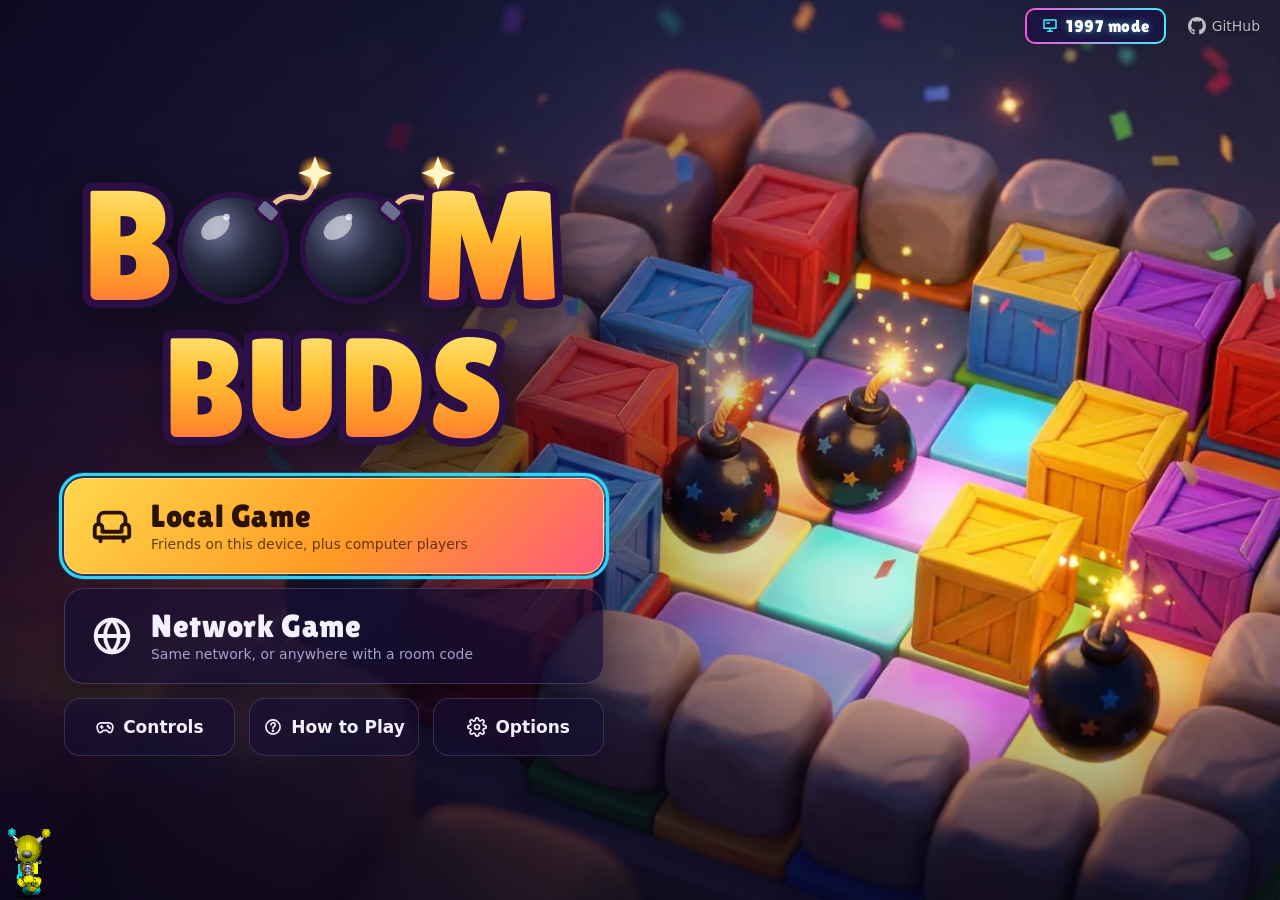
<file: index.html>
<!doctype html>
<html lang="en">
  <head>
    <meta charset="utf-8" />
    <meta name="viewport" content="width=device-width, initial-scale=1, viewport-fit=cover, user-scalable=no" />
    <meta name="theme-color" content="#140c2e" />
    <meta name="mobile-web-app-capable" content="yes" />
    <meta name="apple-mobile-web-app-capable" content="yes" />
    <meta name="apple-mobile-web-app-status-bar-style" content="black-translucent" />
    <title>Boom Buds</title>
    <link rel="icon" href="./favicon.png?v=56d1f28ea4" />
    <link rel="manifest" href="./manifest.webmanifest?v=58db99d86d" />
    <link rel="apple-touch-icon" href="./icons/icon-192.png?v=7ff9e307b3" />
    <style>html,body{overscroll-behavior:none;touch-action:none;-webkit-user-select:none;user-select:none;-webkit-touch-callout:none;-webkit-tap-highlight-color:transparent;background:#000;width:100%;height:100%;margin:0;padding:0;overflow:hidden}#game{width:100%;height:100%;image-rendering:pixelated;outline:none;display:block;position:fixed;inset:0}#boot{color:#ccc;pointer-events:none;justify-content:center;align-items:center;font:14px system-ui,sans-serif;display:flex;position:fixed;inset:0}</style>
    <script type="module" crossorigin src="./assets/index-D8vXBEKu.js"></script>
    <link rel="stylesheet" crossorigin href="./assets/index-DeiJlhxr.css">
    <meta name="boombuds-build" content="d99a0355e4d5" />
    <script async src="https://tidesight.erwinmayer.com/ts.js" data-site="boom-buds"></script>
</head>
  <body>
    <canvas id="game" tabindex="0"></canvas>
    <div id="boot"></div>
  </body>
</html>
</file>
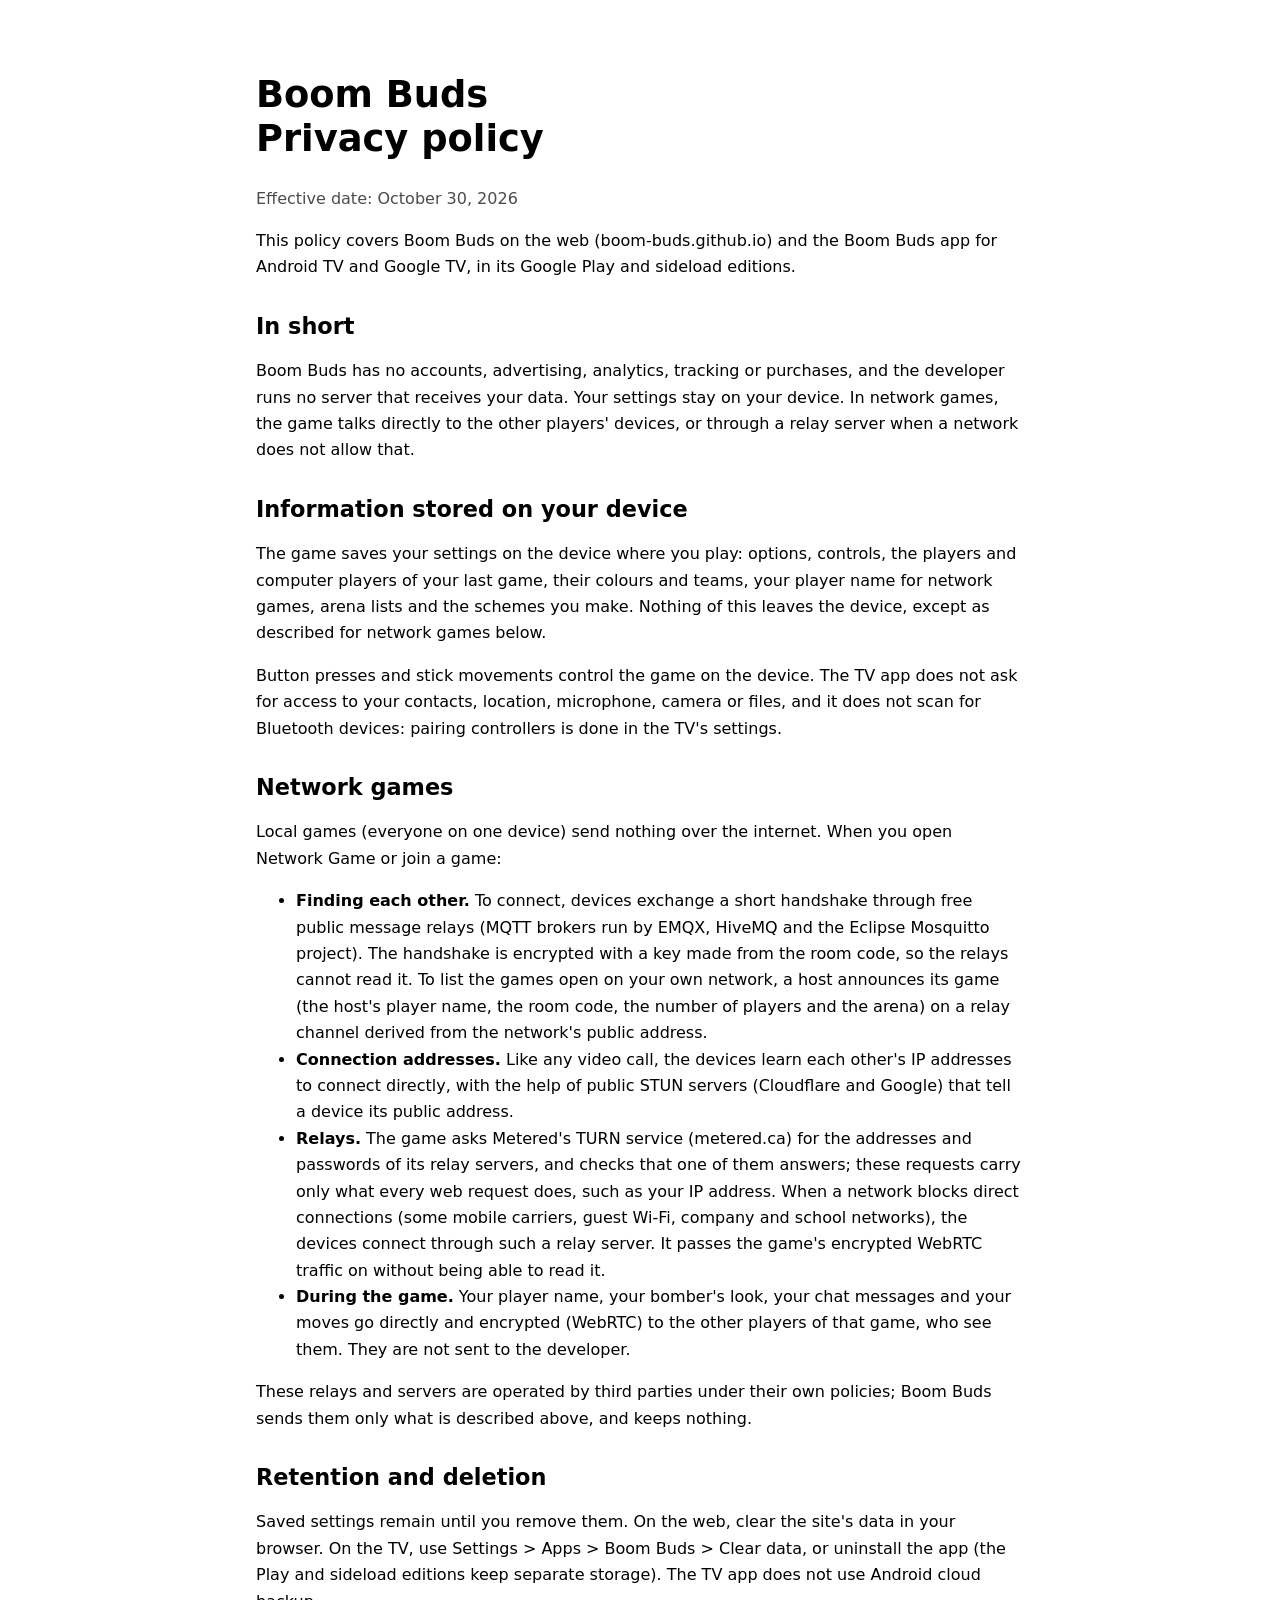
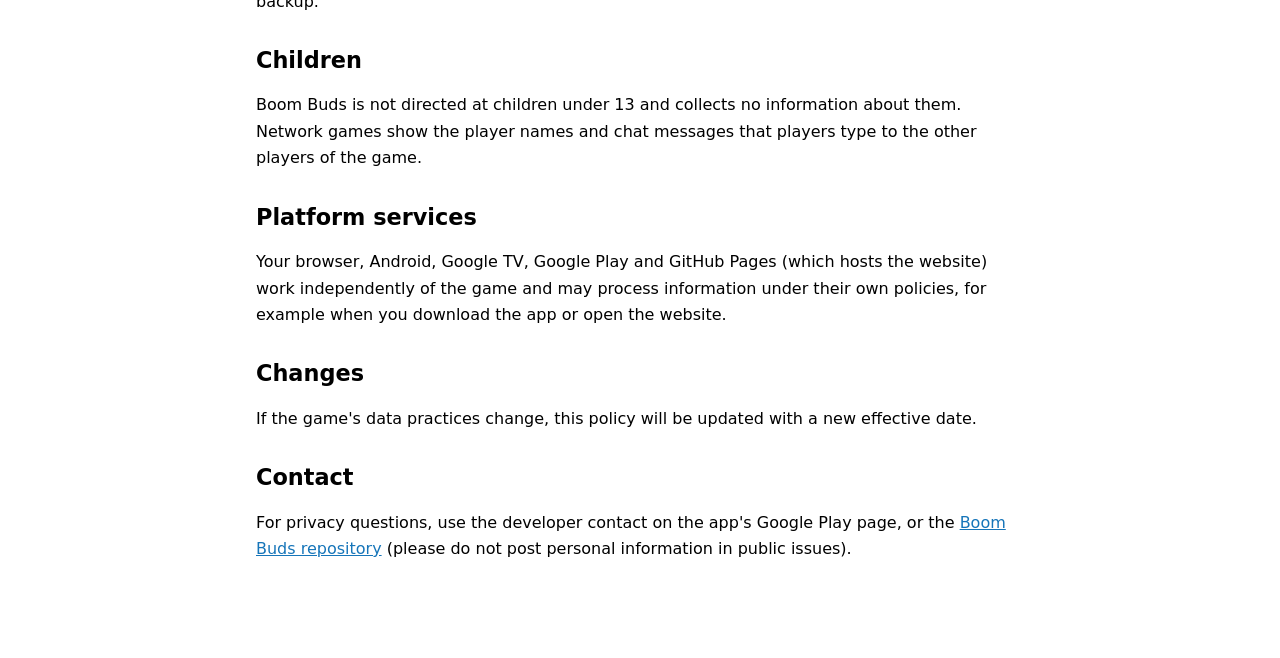
<file: privacy.html>
<!doctype html>
<html lang="en">
<head>
  <meta charset="utf-8">
  <meta name="viewport" content="width=device-width,initial-scale=1">
  <meta http-equiv="Content-Security-Policy" content="default-src 'none'; style-src 'unsafe-inline'; base-uri 'none'; form-action 'none'">
  <title>Boom Buds privacy policy</title>
  <style>
    :root { color-scheme: light dark; font-family: system-ui, sans-serif; line-height: 1.65; }
    body { max-width: 48rem; margin: 0 auto; padding: 3rem 1.5rem 5rem; }
    h1, h2 { line-height: 1.2; } h1 { font-size: 2.3rem; } h2 { margin-top: 2rem; font-size: 1.4rem; }
    a { color: #1675b9; } @media (prefers-color-scheme: dark) { a { color: #76c5ff; } }
    .date { opacity: .7; }
  </style>
  <script async src="https://tidesight.erwinmayer.com/ts.js" data-site="boom-buds"></script>
</head>
<body>
  <main>
    <h1>Boom Buds<br>Privacy policy</h1>
    <p class="date">Effective date: October 30, 2026</p>
    <p>This policy covers Boom Buds on the web (boom-buds.github.io) and the Boom Buds app for Android TV and Google TV, in its Google Play and sideload editions.</p>

    <h2>In short</h2>
    <p>Boom Buds has no accounts, advertising, analytics, tracking or purchases, and the developer runs no server that receives your data. Your settings stay on your device. In network games, the game talks directly to the other players' devices, or through a relay server when a network does not allow that.</p>

    <h2>Information stored on your device</h2>
    <p>The game saves your settings on the device where you play: options, controls, the players and computer players of your last game, their colours and teams, your player name for network games, arena lists and the schemes you make. Nothing of this leaves the device, except as described for network games below.</p>
    <p>Button presses and stick movements control the game on the device. The TV app does not ask for access to your contacts, location, microphone, camera or files, and it does not scan for Bluetooth devices: pairing controllers is done in the TV's settings.</p>

    <h2>Network games</h2>
    <p>Local games (everyone on one device) send nothing over the internet. When you open Network Game or join a game:</p>
    <ul>
      <li><b>Finding each other.</b> To connect, devices exchange a short handshake through free public message relays (MQTT brokers run by EMQX, HiveMQ and the Eclipse Mosquitto project). The handshake is encrypted with a key made from the room code, so the relays cannot read it. To list the games open on your own network, a host announces its game (the host's player name, the room code, the number of players and the arena) on a relay channel derived from the network's public address.</li>
      <li><b>Connection addresses.</b> Like any video call, the devices learn each other's IP addresses to connect directly, with the help of public STUN servers (Cloudflare and Google) that tell a device its public address.</li>
      <li><b>Relays.</b> The game asks Metered's TURN service (metered.ca) for the addresses and passwords of its relay servers, and checks that one of them answers; these requests carry only what every web request does, such as your IP address. When a network blocks direct connections (some mobile carriers, guest Wi-Fi, company and school networks), the devices connect through such a relay server. It passes the game's encrypted WebRTC traffic on without being able to read it.</li>
      <li><b>During the game.</b> Your player name, your bomber's look, your chat messages and your moves go directly and encrypted (WebRTC) to the other players of that game, who see them. They are not sent to the developer.</li>
    </ul>
    <p>These relays and servers are operated by third parties under their own policies; Boom Buds sends them only what is described above, and keeps nothing.</p>

    <h2>Retention and deletion</h2>
    <p>Saved settings remain until you remove them. On the web, clear the site's data in your browser. On the TV, use Settings &gt; Apps &gt; Boom Buds &gt; Clear data, or uninstall the app (the Play and sideload editions keep separate storage). The TV app does not use Android cloud backup.</p>

    <h2>Children</h2>
    <p>Boom Buds is not directed at children under 13 and collects no information about them. Network games show the player names and chat messages that players type to the other players of the game.</p>

    <h2>Platform services</h2>
    <p>Your browser, Android, Google TV, Google Play and GitHub Pages (which hosts the website) work independently of the game and may process information under their own policies, for example when you download the app or open the website.</p>

    <h2>Changes</h2>
    <p>If the game's data practices change, this policy will be updated with a new effective date.</p>

    <h2>Contact</h2>
    <p>For privacy questions, use the developer contact on the app's Google Play page, or the <a href="https://github.com/boom-buds/boom-buds/issues">Boom Buds repository</a> (please do not post personal information in public issues).</p>
  </main>
</body>
</html>
</file>
<file: assets/index-DeiJlhxr.css>
@font-face{font-family:Lilita One;src:url(./lilita-one-latin-87r-Z-Re.woff2)format("woff2");font-display:swap}#menu-root,#pause-root,#splash-root{--bg:#0d0a1c;--panel:#140f2cc7;--panel-2:#241c48d9;--line:#ffffff1f;--text:#f4f1ff;--muted:#a99fcf;--accent:#ff8a1f;--accent-2:#ffd23f;--cyan:#2fd6ff;--good:#3ee08f;--bad:#ff4d6d;--radius:14px;--gap:clamp(6px, 1.2vmin, 14px);--pad:clamp(8px, 1.8vmin, 20px);--fs:clamp(13px, 1.9vmin, 17px);--fs-small:clamp(11px, 1.55vmin, 14px);--fs-h:clamp(18px, 3.6vmin, 34px);--tap:clamp(34px, 6.2vmin, 50px)}#menu-root{z-index:20;color:var(--text);font:500 var(--fs)/1.3 system-ui, -apple-system, "Segoe UI", Roboto, sans-serif;-webkit-tap-highlight-color:transparent;-webkit-user-select:none;user-select:none;display:none;position:fixed;inset:0;overflow:clip}#menu-root.open{display:block}#menu-root *,#pause-root *{box-sizing:border-box}#menu-root .backdrop{background:radial-gradient(at 50% 30%,#3c1e6e33,#080514b8);position:absolute;inset:0}.screen{padding:max(var(--pad), env(safe-area-inset-top)) max(var(--pad), env(safe-area-inset-right)) max(var(--pad), env(safe-area-inset-bottom)) max(var(--pad), env(safe-area-inset-left));gap:var(--gap);flex-direction:column;animation:.16s ease-out screen-in;display:flex;position:absolute;inset:0}@keyframes screen-in{0%{opacity:0;transform:translateY(6px)}to{opacity:1;transform:none}}.topbar{align-items:center;gap:var(--gap);min-height:var(--tap);display:flex}.topbar h1{font:400 var(--fs-h)/1 "Lilita One", system-ui;letter-spacing:.02em;text-align:center;text-shadow:0 3px #00000073;flex:1;margin:0}.body{gap:var(--gap);flex:1;min-height:0;display:grid}.cols-2{grid-template-columns:minmax(0,1.15fr) minmax(0,1fr)}@media (max-aspect-ratio:1){.cols-2{grid-template-columns:1fr;overflow-y:auto}}.body.flow{overscroll-behavior:contain;display:block;overflow-y:auto}.body.flow>.panel{flex:none}.body.flow>.panel+.panel{margin-top:var(--gap)}.panel.scroll,.body.flow,.cols-2,.modal{scroll-padding:calc(var(--tap) * .5)}.panel{background:var(--panel);border:1px solid var(--line);border-radius:var(--radius);padding:var(--pad);-webkit-backdrop-filter:blur(10px);gap:var(--gap);flex-direction:column;min-height:0;display:flex;box-shadow:0 10px 30px #00000059}.panel.scroll{overflow-y:auto}.panel h2{font:400 calc(var(--fs) * 1.25)/1 "Lilita One", system-ui;color:var(--accent-2);letter-spacing:.03em;align-items:center;gap:8px;margin:0;display:flex}.panel h2 .hint{font:500 var(--fs-small) system-ui;color:var(--muted);letter-spacing:0}.muted{color:var(--muted)}.small{font-size:var(--fs-small)}.row{align-items:center;gap:var(--gap);flex-wrap:wrap;display:flex}.grow,.spacer{flex:1}.btn{appearance:none;border:1px solid var(--line);background:var(--panel-2);color:var(--text);min-height:var(--tap);font:600 var(--fs)/1 system-ui;cursor:pointer;white-space:nowrap;border-radius:999px;outline:none;justify-content:center;align-items:center;gap:8px;padding:0 clamp(10px,2vmin,22px);transition:transform 80ms,background .12s,box-shadow .12s;display:inline-flex}.btn:hover{background:#463882f2}.btn:active{transform:scale(.97)}.btn:disabled{opacity:.45;cursor:default;transform:none}.btn.primary{background:linear-gradient(180deg, var(--accent-2), var(--accent));color:#2a1300;font-family:Lilita One,system-ui;font-weight:400;font-size:calc(var(--fs) * 1.2);letter-spacing:.03em;text-shadow:0 1px #ffffff59;border-color:#ffdc8c99}.btn.primary:hover{filter:brightness(1.08)}.btn.ghost{background:0 0}.btn.icon{width:var(--tap);padding:0}.btn.danger{color:var(--bad)}.btn.small{min-height:calc(var(--tap) * .78);font-size:var(--fs-small);padding:0 12px}#menu-root :focus-visible,#pause-root :focus-visible,#menu-root.kbd :focus,#pause-root.kbd :focus{outline:3px solid var(--cyan);outline-offset:2px;box-shadow:0 0 0 6px #2fd6ff2e}#menu-root [data-group]:focus-within:not(:focus){outline-offset:3px;outline:2px dashed #2fd6ffb3}#menu-root [data-edit]:focus-visible:not([data-editing])>button,#menu-root.kbd [data-edit]:focus:not([data-editing])>button{opacity:.45}#menu-root [data-edit][data-editing]{outline:3px solid var(--accent-2);outline-offset:2px;box-shadow:0 0 0 6px #ffd23f38}#menu-root [data-edit][data-editing]>button{color:var(--accent-2)}.hold-join{left:50%;bottom:max(9vh, env(safe-area-inset-bottom));z-index:40;color:#fff;font:700 var(--fs-small,14px) / 1.2 system-ui, sans-serif;pointer-events:none;text-align:center;background:#140f2ceb;border:1px solid #ffd23f80;border-radius:14px;flex-direction:column;align-items:center;gap:6px;max-width:92vw;padding:10px 18px;display:flex;position:fixed;transform:translate(-50%)}.hold-join i{background:#ffffff26;border-radius:999px;width:min(320px,70vw);height:6px;display:block;overflow:hidden}.hold-join b{transform-origin:0;background:linear-gradient(90deg,#ffd84a,#ff9a24);height:100%;display:block;transform:scaleX(0)}.menu-art{background:#140c2e 100%/cover no-repeat;transition:filter .3s,transform .3s;position:absolute;inset:0}.menu-art.blur{filter:blur(14px)brightness(.55)saturate(1.25);transform:scale(1.08)}.home{padding-left:max(clamp(18px, 5vw, 80px), env(safe-area-inset-left));justify-content:center;align-items:flex-start}.home-shade{pointer-events:none;background:linear-gradient(90deg,#0c071ee0 0%,#0c071e9e 34%,#0c071e1a 62%,#0000 75%),linear-gradient(#0000 70%,#0a061899 100%);position:absolute;inset:0}.home-col{flex-direction:column;gap:clamp(10px,2.6vh,24px);width:min(540px,46vw);display:flex;position:relative}.bb-logo{aspect-ratio:520/300;flex:none;position:relative}.bb-logo>svg{filter:drop-shadow(0 10px 22px #00000080);width:100%;height:100%;display:block}.home-logo{width:min(100%,62.4vh);animation:.7s cubic-bezier(.2,.9,.3,1.25) both logo-in}@keyframes logo-in{0%{opacity:0;transform:translateY(-14px)scale(.92)}to{opacity:1;transform:none}}.bb-spark{aspect-ratio:1;will-change:transform, opacity;animation:.42s ease-in-out infinite alternate spark;position:absolute}.bb-spark>svg{width:100%;height:100%;display:block}@keyframes spark{0%{opacity:.8;transform:scale(.75)rotate(0)}to{opacity:1;transform:scale(1.18)rotate(30deg)}}.home-nav{flex-direction:column;gap:clamp(8px,1.6vh,14px);animation:.52s ease-out .12s both nav-in;display:flex}@keyframes nav-in{0%{opacity:0;transform:translate(-18px)}to{opacity:1;transform:none}}.tile-row{gap:clamp(8px,1.6vh,14px);display:flex}.tile{appearance:none;-webkit-backdrop-filter:blur(12px);width:100%;min-height:clamp(54px,11vh,96px);color:var(--text);text-align:left;cursor:pointer;background:#160f32b8;border:1px solid #ffffff29;border-radius:20px;outline:none;align-items:center;gap:clamp(10px,1.6vw,16px);padding:clamp(8px,1.8vh,18px) clamp(14px,2vw,24px);transition:transform .12s,box-shadow .16s,background .16s,filter .16s;display:flex;box-shadow:0 12px 30px #00000059}.tile:hover{background:#261b52d1;transform:translateY(-2px)}.tile:active{transform:scale(.98)}.tile b{letter-spacing:.02em;font:400 clamp(19px,3.6vh,32px)/1.05 Lilita One,system-ui;display:block}.tile small{font:500 var(--fs-small)/1.25 system-ui;color:var(--muted);margin-top:3px;display:block}.tile .ico{flex:none;width:clamp(28px,5.6vh,46px);height:clamp(28px,5.6vh,46px)}.tile.primary{color:#2a1100;background:linear-gradient(135deg,#ffd84a 0%,#ff9a24 55%,#ff5a7e 100%);border-color:#ffecaabf;box-shadow:0 14px 34px #ff702861,inset 0 1px #ffffff80}.tile.primary:hover{filter:brightness(1.06);background:linear-gradient(135deg,#ffd84a 0%,#ff9a24 55%,#ff5a7e 100%)}.tile.primary small{color:#2a1100b8}.tile.quick{text-align:center;flex-direction:column;flex:none;justify-content:center;gap:2px;width:auto;padding:0 clamp(12px,1.6vw,20px)}.tile.quick .ico{width:clamp(22px,4.2vh,34px);height:clamp(22px,4.2vh,34px);color:var(--accent-2)}.tile.quick small{color:var(--text);margin:0;font-weight:700}.home-small{grid-template-columns:repeat(3,1fr);gap:clamp(8px,1.6vh,14px);display:grid}.chipbtn{appearance:none;-webkit-backdrop-filter:blur(10px);min-height:clamp(40px,7.4vh,58px);color:var(--text);font:600 var(--fs) system-ui;cursor:pointer;white-space:nowrap;background:#160f329e;border:1px solid #ffffff24;border-radius:16px;outline:none;justify-content:center;align-items:center;gap:8px;padding:0 10px;transition:transform .12s,background .16s;display:flex}.chipbtn:hover{background:#261b52cc;transform:translateY(-2px)}.chipbtn .ico{flex:none;width:20px;height:20px}.strollers{left:0;right:0;bottom:max(0px, env(safe-area-inset-bottom));pointer-events:none;height:94px;position:absolute;overflow:hidden}.stroller{will-change:translate;animation:linear infinite walk-east;position:absolute;bottom:0;left:0;overflow:hidden}.stroller.west{animation-name:walk-west}.stroller>div{height:100%;image-rendering:pixelated;will-change:transform;background-repeat:no-repeat;animation:.75s steps(15,end) infinite walk-frames}@keyframes walk-frames{0%{transform:translate(0)}to{transform:translate(-900px)}}@keyframes walk-east{0%{translate:-70px}to{translate:calc(100vw + 10px)}}@keyframes walk-west{0%{translate:calc(100vw + 10px)}to{translate:-70px}}.home .foot .update{color:var(--accent-2);font-weight:700}.home .foot .retro{appearance:none;color:#fff;font:400 var(--fs) "Lilita One", system-ui;letter-spacing:.03em;text-shadow:0 0 8px #3bf0ff8c;cursor:pointer;background:linear-gradient(#1b1340,#1b1340) 0 0/100% 100% padding-box padding-box,linear-gradient(90deg,#ff4fe1,#3bf0ff,#ffd83b,#ff4fe1) 0 0/300% 100% border-box;border:2px solid #0000;border-radius:10px;align-items:center;gap:7px;padding:6px 14px;transition:transform .12s,box-shadow .16s,background-position .9s;display:inline-flex}.home .foot .retro .ico{color:#3bf0ff;width:18px;height:18px}.home .foot .retro:hover,.home .foot .retro:focus-visible{background-position:0 0,100% 0;transform:translateY(-1px);box-shadow:0 0 18px #ff4fe173}.home .foot .gh{color:inherit;align-items:center;gap:6px;text-decoration:none;display:inline-flex}.home .foot .gh .ico{width:18px;height:18px}.home .foot{right:max(14px, env(safe-area-inset-right));top:max(8px, env(safe-area-inset-top));font-size:var(--fs-small);color:#ffffffb3;text-shadow:0 1px 3px #0009;align-items:center;gap:16px;display:flex;position:absolute}@media (max-height:540px){.home{padding-top:max(10px, env(safe-area-inset-top))}.home-col{width:min(700px,74vw)}.home-logo{width:min(100%,52vh)}.home-nav{grid-template-columns:1fr 1fr;display:grid}.home-nav .tile-row{grid-column:1}.home-small{grid-column:1/-1}.tile{min-height:clamp(48px,15vh,70px)}.tile b{white-space:nowrap;font-size:clamp(16px,5vh,24px)}.tile small{display:none}.chipbtn{min-height:clamp(36px,11vh,50px)}.strollers{height:70px}.stroller{transform-origin:bottom;transform:scale(.75)}}@media (max-aspect-ratio:4/3){.home-col{width:min(560px,88vw)}.home-shade{background:linear-gradient(90deg,#0c071ed9,#0c071e73)}}@media (prefers-reduced-motion:reduce){.strollers{display:none}.home-logo,.home-nav,.bb-spark,.pulse:after{animation:none}}.linkish{appearance:none;color:inherit;font:inherit;cursor:pointer;background:0 0;border:none;border-radius:6px;padding:4px 6px}.linkish:hover{color:var(--text);text-decoration:underline}.players{gap:var(--gap);grid-template-columns:repeat(auto-fill,minmax(min(100%,240px),1fr));display:grid}.pcard{border:1px solid var(--line);min-height:calc(var(--tap) * 1.3);background:#ffffff0d;border-radius:12px;grid-template-columns:auto minmax(0,1fr) auto;grid-template-areas:"head who x""head acts acts";align-items:center;gap:4px 10px;padding:8px 8px 8px 12px;display:grid;position:relative}.pcard .head{width:calc(var(--tap) * .95);height:calc(var(--tap) * 1.1);image-rendering:pixelated;background-position:bottom;background-repeat:no-repeat;background-size:contain;grid-area:head}.pcard button.head{appearance:none;cursor:pointer;background-color:#0000;border:1px solid #0000;border-radius:10px;padding:0;transition:background-color .12s,border-color .12s}.pcard button.head:hover,.pcard button.head:focus-visible{background-color:#ffffff14;border-color:#ffffff4d}.pcard .acts{flex-wrap:wrap;grid-area:acts;align-items:center;gap:6px;min-width:0;display:flex}.pcard .acts:empty{display:none}.pcard .x{grid-area:x;align-self:start}.pcard .who{flex-direction:column;grid-area:who;gap:2px;min-width:0;display:flex}.pcard .who b{white-space:nowrap;text-overflow:ellipsis;font-weight:700;overflow:hidden}.pcard .who span{font-size:var(--fs-small);color:var(--muted);white-space:nowrap;text-overflow:ellipsis;overflow:hidden}.pcard .stripe{border-radius:4px;width:4px;position:absolute;top:8px;bottom:8px;left:0}.pcard.add{color:var(--muted);cursor:pointer;font:inherit;background:0 0;border-style:dashed;justify-content:center;display:flex}.pcard.add:hover{color:var(--text);border-color:#ffffff59}.pcard.join{color:var(--muted);text-align:center;border-style:dashed;justify-content:center;display:flex}.pcard.team-0{background:#f0f0ff2b;border-color:#f0f0ff80}.pcard.team-1{background:#ff46463d;border-color:#ff6464a6}.pcard.team-0 .stripe{box-shadow:0 0 0 1px #0006}.team-swap{appearance:none;min-width:34px;height:24px;font:700 var(--fs-small)/1 system-ui;cursor:pointer;border:none;border-radius:999px;padding:0 8px}.team-swap.to-red{color:#fff;background:#ff5a5a}.team-swap.to-white{color:#222;background:#e9e9f2}.colours{grid-template-columns:repeat(5,minmax(0,1fr));gap:8px;display:grid}.colour{appearance:none;border:1px solid var(--line);color:var(--text);font:inherit;cursor:pointer;background:#ffffff0a;border-radius:12px;flex-direction:column;align-items:center;gap:4px;padding:8px 4px;display:flex}.colour .bomber{width:40px;height:50px;image-rendering:pixelated;background:bottom/contain no-repeat}.colour small{font-size:var(--fs-small);color:var(--muted);text-overflow:ellipsis;white-space:nowrap;max-width:100%;overflow:hidden}.colour.on{border-color:var(--accent-2);background:#ffd23f1f}.colour:not(:disabled):hover{background:#ffffff1a}.colour:disabled{opacity:.35;cursor:default}.select{appearance:none;color:var(--text);border:1px solid var(--line);min-height:calc(var(--tap) * .8);font:600 var(--fs-small) system-ui;background:#0000004d;background-image:linear-gradient(45deg, transparent 50%, var(--muted) 50%), linear-gradient(135deg, var(--muted) 50%, transparent 50%);background-position:calc(100% - 14px) 52%,calc(100% - 9px) 52%;background-repeat:no-repeat;background-size:5px 5px;border-radius:10px;max-width:100%;padding:0 28px 0 10px}.select option{background:#1b1438}.stars{gap:2px;display:inline-flex}.stars button{appearance:none;font-size:calc(var(--fs) * 1.1);cursor:pointer;color:#ffffff38;background:0 0;border:none;padding:0 1px;line-height:1}.stars button.on{color:var(--accent-2);text-shadow:0 0 8px #ffd23f80}.stars button.orig{border:1px solid var(--line);color:var(--muted);letter-spacing:.04em;text-shadow:none;background:#0000004d;border-radius:999px;align-self:center;margin-right:4px;padding:2px 6px;font:800 10px/1.3 system-ui}.stars button.orig.on{background:var(--accent-2);border-color:var(--accent-2);color:#2a1300}.setting{align-items:center;gap:var(--gap);min-height:calc(var(--tap) * .9);display:flex}.setting label{color:var(--muted);flex:1;min-width:0}.stepper{border:1px solid var(--line);background:#00000047;border-radius:999px;outline:none;align-items:center;display:inline-flex}.stepper button{appearance:none;color:var(--text);width:calc(var(--tap) * .85);height:calc(var(--tap) * .85);font-size:calc(var(--fs) * 1.1);cursor:pointer;background:0 0;border:none;border-radius:999px}.stepper button:hover{background:#ffffff14}.stepper .val{text-align:center;min-width:7.5em;font-weight:700}.toggle{appearance:none;width:calc(var(--tap) * 1.3);height:calc(var(--tap) * .72);border:1px solid var(--line);cursor:pointer;background:#00000059;border-radius:999px;flex:none;position:relative}.toggle:after{content:"";width:calc(var(--tap) * .72 - 8px);height:calc(var(--tap) * .72 - 8px);background:#cfc8ee;border-radius:50%;transition:transform .14s;position:absolute;top:3px;left:3px}.toggle.on{background:linear-gradient(180deg, var(--accent-2), var(--accent))}.toggle.on:after{transform:translateX(calc(var(--tap) * .58));background:#fff}details.more summary{cursor:pointer;color:var(--muted);padding:4px 0;list-style:none}details.more summary:before{content:"▸ "}details.more[open] summary:before{content:"▾ "}.arena{align-items:center;gap:var(--gap);grid-template-columns:auto 1fr auto;display:grid}.arena .pic{aspect-ratio:600/401;background:#000 50%/cover no-repeat;border:2px solid #ffffff2e;border-radius:10px;justify-self:center;width:100%;max-height:32vh;position:relative;overflow:hidden}.arena .pic .name{font:400 calc(var(--fs) * 1.15)/1 "Lilita One", system-ui;text-align:center;background:linear-gradient(#0000,#000000bf);padding:18px 10px 6px;position:absolute;bottom:0;left:0;right:0}.arena .pic.random{background:linear-gradient(135deg,#2c1e5c,#5a1e4a);justify-content:center;align-items:center;font-size:4em;display:flex}.arena .pic.random .name .sub{font:600 var(--fs-small)/1.25 system-ui;color:var(--muted);margin-top:4px}.arena .pic.list{background:linear-gradient(135deg,#2c1e5c,#5a1e4a)}.arena .pic .edit{z-index:1;position:absolute;top:6px;right:6px}.arena.asked .pic{border-color:var(--cyan);box-shadow:0 0 0 2px var(--cyan)}.mosaic{gap:2px;display:grid;position:absolute;inset:0}.mosaic.n2{grid-template-columns:1fr 1fr}.mosaic.n3,.mosaic.n4{grid-template-rows:1fr 1fr;grid-template-columns:1fr 1fr}.mosaic.n3 span:first-child{grid-row:span 2}.mosaic span{background:#000 50%/cover no-repeat}.arena-grid{grid-template-columns:repeat(auto-fill,minmax(min(100%,150px),1fr));gap:8px;display:grid}.arena-tick{appearance:none;border:2px solid var(--line);color:var(--text);text-align:left;font:inherit;cursor:pointer;background:#ffffff0a;border-radius:12px;flex-direction:column;gap:3px;padding:6px;display:flex}.arena-tick .thumb{aspect-ratio:600/401;filter:grayscale(.8)brightness(.55);background:#000 50%/cover no-repeat;border-radius:8px;transition:filter .12s;position:relative}.arena-tick.on{border-color:var(--accent-2);background:#ffd23f1a}.arena-tick.on .thumb{filter:none}.arena-tick .tick{color:#1a1430;background:#0000008c;border:2px solid #ffffff8c;border-radius:50%;justify-content:center;align-items:center;width:24px;height:24px;font:900 14px system-ui;display:flex;position:absolute;top:4px;right:4px}.arena-tick.on .tick{background:var(--accent-2);border-color:var(--accent-2)}.arena-tick b{font-size:var(--fs-small)}.arena-tick small{color:var(--muted);font-size:11px}.asked-tag{background:var(--cyan);color:#06121a;letter-spacing:.04em;text-transform:uppercase;vertical-align:middle;border-radius:999px;margin-left:6px;padding:1px 7px;font:800 10px/1.5 system-ui;display:inline-block}.setting.asked .stepper,.setting.asked .toggle,.setting.asked .btn{box-shadow:0 0 0 2px var(--cyan)}.balance{max-width:22em;font:700 var(--fs-small) system-ui;grid-template-columns:1fr 1fr;align-items:center;gap:6px;display:grid}.balance .side{text-align:center;border-radius:999px;padding:3px 10px}.balance small{grid-column:1/-1}.balance .white{color:#1a1430;background:#f2f2f2}.balance .red{color:#fff;background:#ff3b3b}.balance small{color:var(--accent-2);font-weight:600}.balance.even small{color:var(--good)}.chip-x{appearance:none;width:18px;height:18px;color:var(--muted);cursor:pointer;background:#ffffff1f;border:none;border-radius:50%;margin-left:2px;padding:0;font:700 10px/18px system-ui}.chip-x:hover,.chip-x:focus-visible{background:var(--bad);color:#fff}.panel.chat{padding:calc(var(--pad) * .7);flex:none;gap:6px;max-height:clamp(120px,28vh,240px)}.chat-lines{min-height:2.8em;font-size:var(--fs-small);-webkit-user-select:text;user-select:text;flex-direction:column;flex:1;gap:3px;display:flex;overflow-y:auto}.chat-line b{color:var(--accent-2)}.chat-line.info{color:var(--muted);font-style:italic}.chat-line.ask{border-left:3px solid var(--cyan);color:var(--cyan);background:#2fd6ff1a;border-radius:6px;flex-wrap:wrap;align-items:center;gap:6px;padding:3px 8px;display:flex}.chat-line.ask b{color:var(--cyan)}.chat-line.ask.done{opacity:.7}.chat-line.ask .btn{min-height:calc(var(--tap) * .6);padding:0 12px}.chat-line .granted{color:var(--good);font-weight:700}.chat-line .pending{color:var(--muted);font-style:italic}.chat-input{align-items:center;gap:6px;display:flex;position:relative}.chat-input .textin{min-height:calc(var(--tap) * .75);flex:1}.chat-input .btn.on{background:#ffffff1f}.emoji-pop{z-index:3;border:1px solid var(--line);background:#241c48fa;border-radius:12px;grid-template-columns:repeat(8,1fr);gap:2px;padding:6px;display:grid;position:absolute;bottom:calc(100% + 6px);left:0;box-shadow:0 10px 30px #00000080}.emoji{appearance:none;cursor:pointer;background:0 0;border:none;border-radius:8px;width:38px;height:38px;font-size:22px}.emoji:hover,.emoji:focus-visible{background:#ffffff1f}.code-big{letter-spacing:.16em;color:var(--accent-2);text-shadow:0 3px #00000080;font:400 clamp(26px,6vmin,54px)/1 Lilita One,ui-monospace,monospace}.codebox{gap:6px;display:flex}.codebox input{text-align:center;text-transform:uppercase;width:clamp(30px,6vmin,48px);height:clamp(38px,7.5vmin,58px);color:var(--text);border:2px solid var(--line);-webkit-user-select:text;user-select:text;background:#00000059;border-radius:10px;outline:none;font:400 clamp(20px,4.5vmin,36px)/1 Lilita One,monospace}.codebox input:focus{border-color:var(--cyan)}.textin{border:1px solid var(--line);color:var(--text);min-height:calc(var(--tap) * .85);font:600 var(--fs) system-ui;-webkit-user-select:text;user-select:text;background:#00000059;border-radius:10px;outline:none;min-width:0;padding:0 12px}.textin:focus{border-color:var(--cyan)}.gamelist{flex-direction:column;gap:6px;display:flex}.game-item{border:1px solid var(--line);background:#ffffff0d;border-radius:12px;align-items:center;gap:10px;padding:8px 10px;display:flex}.game-item .thumb{aspect-ratio:600/401;background:linear-gradient(135deg,#2c1e5c,#5a1e4a) 50%/cover;border-radius:6px;flex:none;justify-content:center;align-items:center;width:76px;font-size:22px;display:flex}.empty{color:var(--muted);align-items:center;gap:10px;padding:10px 2px;display:flex}.pulse{background:var(--good);border-radius:50%;flex:none;width:10px;height:10px;position:relative}.pulse:after{content:"";will-change:transform, opacity;background:#3ee08f99;border-radius:50%;animation:1.6s ease-out infinite pulse;position:absolute;inset:0}@keyframes pulse{0%{opacity:.9;transform:scale(1)}70%,to{opacity:0;transform:scale(3)}}.machines{flex-wrap:wrap;gap:6px;display:flex}.chip{border:1px solid var(--line);font-size:var(--fs-small);background:#ffffff12;border-radius:999px;align-items:center;gap:6px;padding:4px 10px;display:inline-flex}.chip.warn{color:var(--accent-2);border-color:#ffd23f66}.chip .dot{background:var(--good);border-radius:50%;width:8px;height:8px}.chip .dot.wait{background:var(--accent-2)}.sets{gap:var(--gap);grid-template-columns:repeat(auto-fill,minmax(min(100%,280px),1fr));display:grid}.set-card{border:1px solid var(--line);background:#ffffff0d;border-radius:12px;flex-direction:column;gap:8px;padding:10px 12px;display:flex}.keys{grid-template-columns:repeat(6,1fr);gap:4px;display:grid}.cluster{align-items:flex-end;gap:18px;display:flex}.dpad{grid-template-rows:repeat(2,auto);grid-template-columns:repeat(3,44px);gap:4px;display:grid}.dpad .up{grid-column:2}.dpad .left{grid-area:2/1}.dpad .down{grid-area:2/2}.dpad .right{grid-area:2/3}.acts{grid-template-columns:repeat(2,60px);gap:4px;display:grid}.key{color:var(--muted);flex-direction:column;align-items:center;gap:2px;font-size:10px;display:flex}.key kbd{min-width:100%;min-height:30px;color:var(--text);background:linear-gradient(#3a3168,#2a2350);border:1px solid #ffffff2e;border-bottom-width:3px;border-radius:7px;justify-content:center;align-items:center;padding:0 4px;font:700 13px system-ui;display:flex}.key kbd.lit{background:linear-gradient(180deg, var(--accent-2), var(--accent));color:#2a1300}.cart{--cm-move:#2fd6ff;--cm-bomb:#ffd23f;--cm-special:#ff6bd6;flex-direction:column;align-items:center;gap:8px;display:flex}.cart.keys{align-items:flex-start}.cart-svg{width:min(100%,300px);height:auto;display:block}.cart-svg.remote{width:min(100%,92px)}.cart-svg.mouse{width:min(100%,86px)}@media (max-height:620px){.cart-svg{width:min(100%,216px)}}.cart-shell{fill:#2a2350;stroke:#ffffff24;stroke-width:2px}.cart-well{fill:#00000061}.cart-well.off{fill:#00000038}.cart-side{fill:#2fd6ff12;stroke:#2fd6ff73;stroke-width:1.5px;stroke-dasharray:6 5}.part{fill:#4b4080;stroke:#ffffff2e;stroke-width:1.5px}.part.off{fill:#ffffff14;stroke:#ffffff1a}.part.on.move{fill:var(--cm-move);stroke:#eafaff}.part.on.bomb{fill:var(--cm-bomb);stroke:#fff6da}.part.on.special{fill:var(--cm-special);stroke:#ffe6fa}.cart-face{fill:#cfc8f0;font:700 11px system-ui}.cart-face.on{fill:#1b1030;font-weight:800}.cart-label{fill:#1b1030;font:800 10px system-ui}.cart-label.off{fill:var(--muted);font-weight:600}.cart-legend{font-size:var(--fs-small);color:var(--muted);flex-wrap:wrap;justify-content:center;gap:2px 14px;display:flex}.cart-key{align-items:center;gap:6px;display:inline-flex}.cart-key i{border-radius:3px;flex:none;width:10px;height:10px}.cart-key b{color:var(--text)}.cart-key.move i{background:var(--cm-move)}.cart-key.bomb i{background:var(--cm-bomb)}.cart-key.special i{background:var(--cm-special)}.cart-box{border:1px solid var(--line);background:#00000038;border-radius:12px;flex-direction:column;gap:8px;padding:10px;display:flex}.modal .cart-box{z-index:1;background:#191144;position:sticky;top:0}.modal .cart-svg{width:min(100%,230px)}.cart-box>h3{font:400 calc(var(--fs) * 1.1)/1 "Lilita One", system-ui;color:var(--accent-2);text-align:center;margin:0}.key kbd.ask{outline:2px dashed var(--cyan);animation:.9s infinite blink}@keyframes blink{50%{outline-color:#0000}}.modal-wrap{z-index:5;background:#05030f99;justify-content:center;align-items:center;animation:.12s ease-out screen-in;display:flex;position:absolute;inset:0}.modal{width:min(560px,92vw);max-height:92vh;overflow-y:auto}.toast{left:50%;bottom:max(16px, env(safe-area-inset-bottom));border:1px solid var(--line);z-index:6;background:#140f2cf2;border-radius:999px;padding:10px 18px;animation:.16s ease-out screen-in;position:absolute;transform:translate(-50%);box-shadow:0 10px 30px #00000080}.toast.bad{border-color:var(--bad)}.status{min-height:1.3em;font-size:var(--fs-small);color:var(--muted)}.status.bad{color:var(--bad)}#diag-root{z-index:50;color:#d9f7ff;text-align:right;pointer-events:none;white-space:nowrap;text-shadow:0 1px 2px #000;background:#05030fd1;border-bottom-left-radius:12px;padding:8px 12px;font:600 13px/1.45 ui-monospace,Cascadia Mono,Consolas,monospace;position:fixed;top:0;right:0}#diag-root b{color:#ffd23f}#diag-root i{color:#a99fcf;font-style:normal}.tv-app #menu-root,.tv-app #pause-root,.tv-app #splash-root{--panel:#120d28f0;--panel-2:#2c2358f5}.tv-app .panel{-webkit-backdrop-filter:none;box-shadow:none}.tv-app .menu-art{transition:none}.tv-app .screen{animation:none}.powers{grid-template-columns:repeat(auto-fill,minmax(min(100%,230px),1fr));gap:8px;display:grid}.power{align-items:center;gap:10px;display:flex}.power img{width:36px;height:36px;image-rendering:pixelated;object-fit:contain;flex:none}.prose p{margin:0 0 .6em}.prose h3{font:400 calc(var(--fs) * 1.1) "Lilita One", system-ui;color:var(--cyan);margin:.4em 0}#pause-root{z-index:25;font:500 var(--fs)/1.3 system-ui, -apple-system, "Segoe UI", Roboto, sans-serif;color:var(--text);-webkit-user-select:none;user-select:none;background:#05030f8c;justify-content:center;align-items:center;display:none;position:fixed;inset:0}#pause-root.open{display:flex}#pause-root .panel{text-align:center;align-items:stretch;width:min(360px,86vw)}#pause-root h2{font-size:calc(var(--fs) * 1.6);justify-content:center}#curtain-root{z-index:22;color:#f4f1ff;opacity:1;pointer-events:none;background:#0d0a1c;justify-content:center;align-items:center;font:500 clamp(13px,1.9vmin,17px)/1.3 system-ui,sans-serif;transition:opacity .2s;display:flex;position:fixed;inset:0}#curtain-root.gone{opacity:0}.curtain-box{flex-direction:column;align-items:center;gap:clamp(8px,2vh,18px);display:flex}.curtain-box svg{width:clamp(70px,16vh,130px);height:auto;animation:.9s ease-in-out infinite alternate curtain-bob}.curtain-box b{letter-spacing:.02em;font-weight:700}.curtain-box .bomb{fill:#231b46;stroke:#5b4ca0;stroke-width:3px}.curtain-box .shine{fill:#ffffff29}.curtain-box .fuse{fill:none;stroke:#8d7fd6;stroke-width:5px;stroke-linecap:round}.curtain-box .spark{fill:#ffd23f;transform-origin:94px 28px;animation:.42s ease-in-out infinite alternate curtain-spark}@keyframes curtain-bob{0%{transform:translateY(0)}to{transform:translateY(-6px)}}@keyframes curtain-spark{0%{opacity:.85;transform:scale(.7)}to{opacity:1;transform:scale(1.3)}}#splash-root{z-index:21;position:fixed;inset:0;overflow:hidden}.splash-shade{background:radial-gradient(at 30%,#0c071e8c,#0c071ed9);position:absolute;inset:0}.splash-box{flex-direction:column;justify-content:center;align-items:center;gap:clamp(14px,4vh,36px);display:flex;position:absolute;inset:0}.splash-logo{width:min(520px,70vw,79.7333vh);animation:.7s cubic-bezier(.2,.9,.3,1.25) both logo-in}.splash-track{background:#ffffff24;border-radius:999px;width:min(360px,60vw);height:10px;overflow:hidden}.splash-bar{background:linear-gradient(90deg,#ffd84a,#ff9a24,#ff5a7e);border-radius:999px;width:4%;height:100%;transition:width .16s}details.ways{margin-top:4px}details.ways>summary{cursor:pointer;color:var(--muted);font-size:var(--fs-small);padding:4px 0}details.ways[open]>summary{color:var(--text)}a.btn{text-decoration:none}a.btn .ico{width:16px;height:16px}.back-today{top:max(8px, env(safe-area-inset-top));right:max(8px, env(safe-area-inset-right));z-index:30;color:#000;cursor:pointer;background:silver;border:2px solid #404040;border-color:#fff #404040 #404040 #fff;padding:4px 12px;font:700 12px Tahoma,MS Sans Serif,Verdana,sans-serif;position:fixed;box-shadow:1px 1px #000}.back-today:active{box-shadow:none;border-color:#404040 #fff #fff #404040;padding:5px 11px 3px 13px}.back-today:focus-visible{outline-offset:-5px;outline:1px dotted #000}.back-today.over{opacity:.55;transition:opacity .16s}.back-today.over:hover{opacity:1}
</file>
